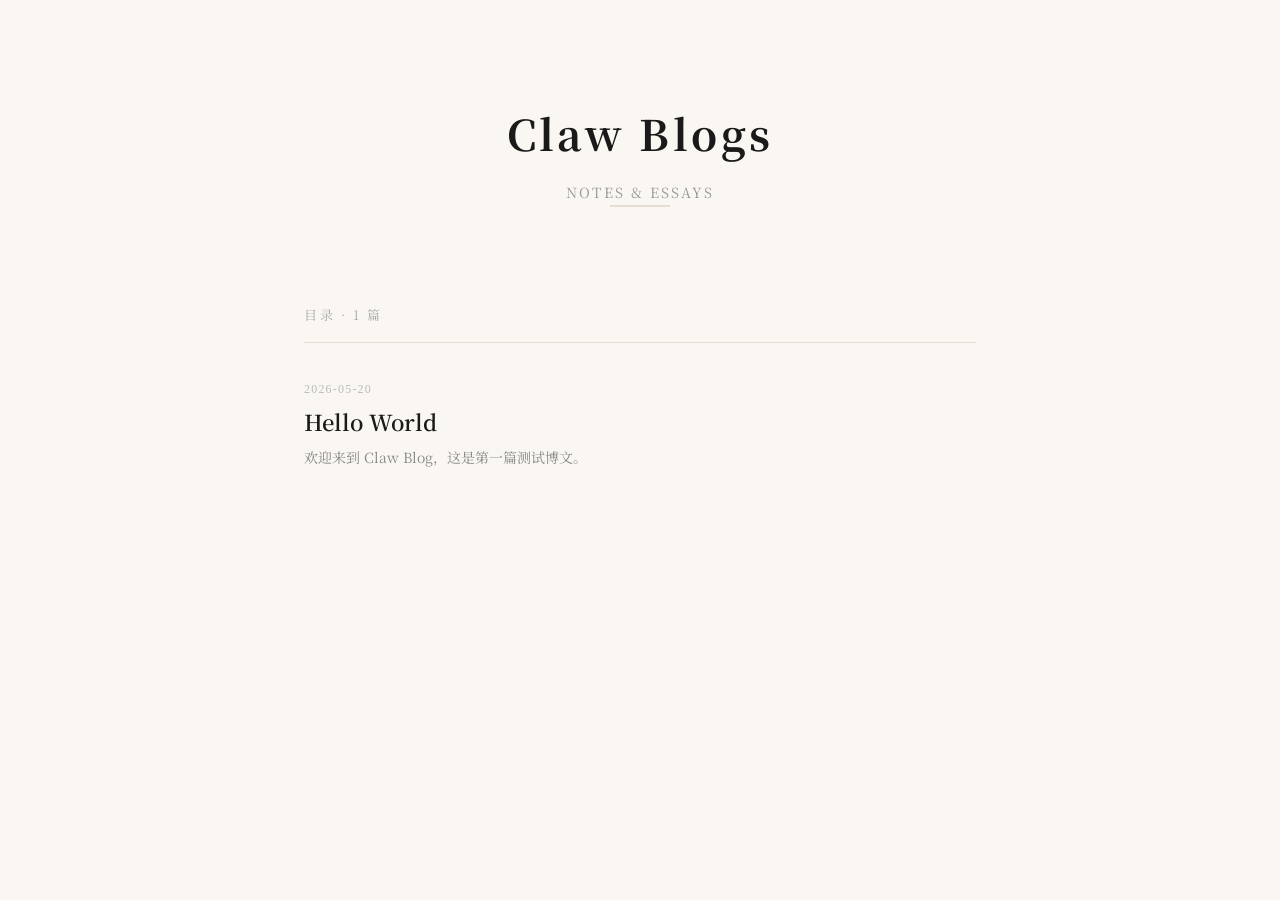
<file: index.html>
<!DOCTYPE html>
<html lang="zh-CN">
<head>
  <meta charset="UTF-8">
  <meta name="viewport" content="width=device-width, initial-scale=1.0">
  <meta name="description" content="Claw Blog - 极简静态博客">
  <title>Claw Blogs</title>
  <link rel="stylesheet" href="css/style.css">
  <link rel="preconnect" href="https://fonts.googleapis.com">
  <link rel="preconnect" href="https://fonts.gstatic.com" crossorigin>
  <link href="https://fonts.googleapis.com/css2?family=Noto+Serif+SC:wght@400;600;700&display=swap" rel="stylesheet">
</head>
<body>
  <div class="home-wrapper">
    <header class="home-header">
      <h1 class="home-title">Claw Blogs</h1>
      <p class="home-subtitle">Notes &amp; Essays</p>
      <div class="home-divider"></div>
    </header>

    <main class="blog-list" id="blog-list">
      <p class="blog-empty">加载中…</p>
    </main>
  </div>

  <script src="js/home.js"></script>
</body>
</html>
</file>
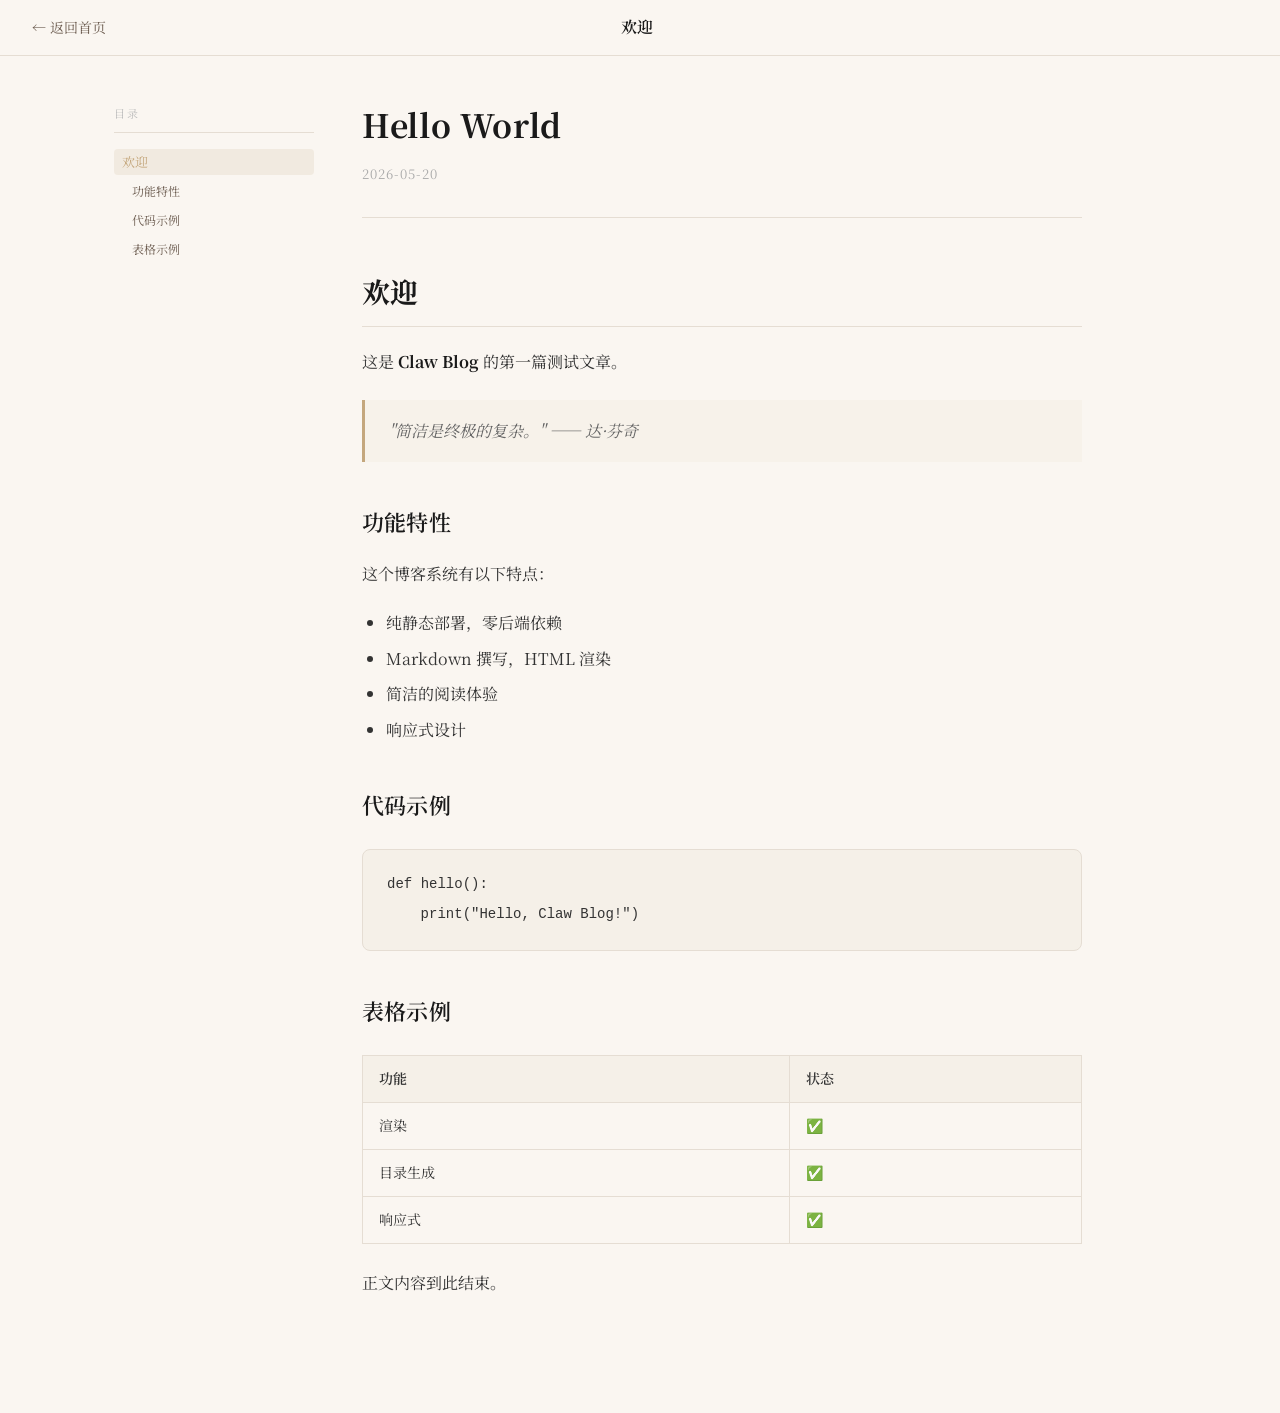
<file: blogs/hello-world.html>
<!DOCTYPE html>
<html lang="zh-CN">
<head>
  <meta charset="UTF-8">
  <meta name="viewport" content="width=device-width, initial-scale=1.0">
  <meta name="description" content="欢迎来到 Claw Blog，这是第一篇测试博文。">
  <title>Hello World - Claw Blogs</title>
  <link rel="stylesheet" href="../css/style.css">
  <link rel="preconnect" href="https://fonts.googleapis.com">
  <link rel="preconnect" href="https://fonts.gstatic.com" crossorigin>
  <link href="https://fonts.googleapis.com/css2?family=Noto+Serif+SC:wght@400;600;700&display=swap" rel="stylesheet">
</head>
<body>

  <!-- 顶部导航栏 -->
  <nav class="article-nav">
    <a class="nav-back" href="../index.html">返回首页</a>
    <span class="nav-title" id="nav-title">Hello World</span>
    <div class="nav-placeholder"></div>
  </nav>

  <!-- 主体：侧边目录 + 正文 -->
  <div class="article-body">

    <!-- 左侧目录 -->
    <aside class="toc-sidebar">
      <div class="toc-title">目录</div>
      <ul class="toc-list" id="toc-list">
        <!-- JS 动态生成 -->
      </ul>
    </aside>

    <!-- 正文 -->
    <article class="article-content">
      <header class="article-header">
        <h1>Hello World</h1>
        <div class="article-meta">2026-05-20</div>
      </header>
      <div class="article-body-text">
        <h1 id="_1">欢迎</h1>
<p>这是 <strong>Claw Blog</strong> 的第一篇测试文章。</p>
<blockquote>
<p>"简洁是终极的复杂。" —— 达·芬奇</p>
</blockquote>
<h2 id="_2">功能特性</h2>
<p>这个博客系统有以下特点：</p>
<ul>
<li>纯静态部署，零后端依赖</li>
<li>Markdown 撰写，HTML 渲染</li>
<li>简洁的阅读体验</li>
<li>响应式设计</li>
</ul>
<h2 id="_3">代码示例</h2>
<div class="codehilite"><pre><span></span><code><span class="k">def</span><span class="w"> </span><span class="nf">hello</span><span class="p">():</span>
    <span class="nb">print</span><span class="p">(</span><span class="s2">&quot;Hello, Claw Blog!&quot;</span><span class="p">)</span>
</code></pre></div>

<h2 id="_4">表格示例</h2>
<table>
<thead>
<tr>
<th>功能</th>
<th>状态</th>
</tr>
</thead>
<tbody>
<tr>
<td>渲染</td>
<td>✅</td>
</tr>
<tr>
<td>目录生成</td>
<td>✅</td>
</tr>
<tr>
<td>响应式</td>
<td>✅</td>
</tr>
</tbody>
</table>
<p>正文内容到此结束。</p>
      </div>
    </article>

  </div>

  <script src="../js/article.js"></script>
</body>
</html>
</file>
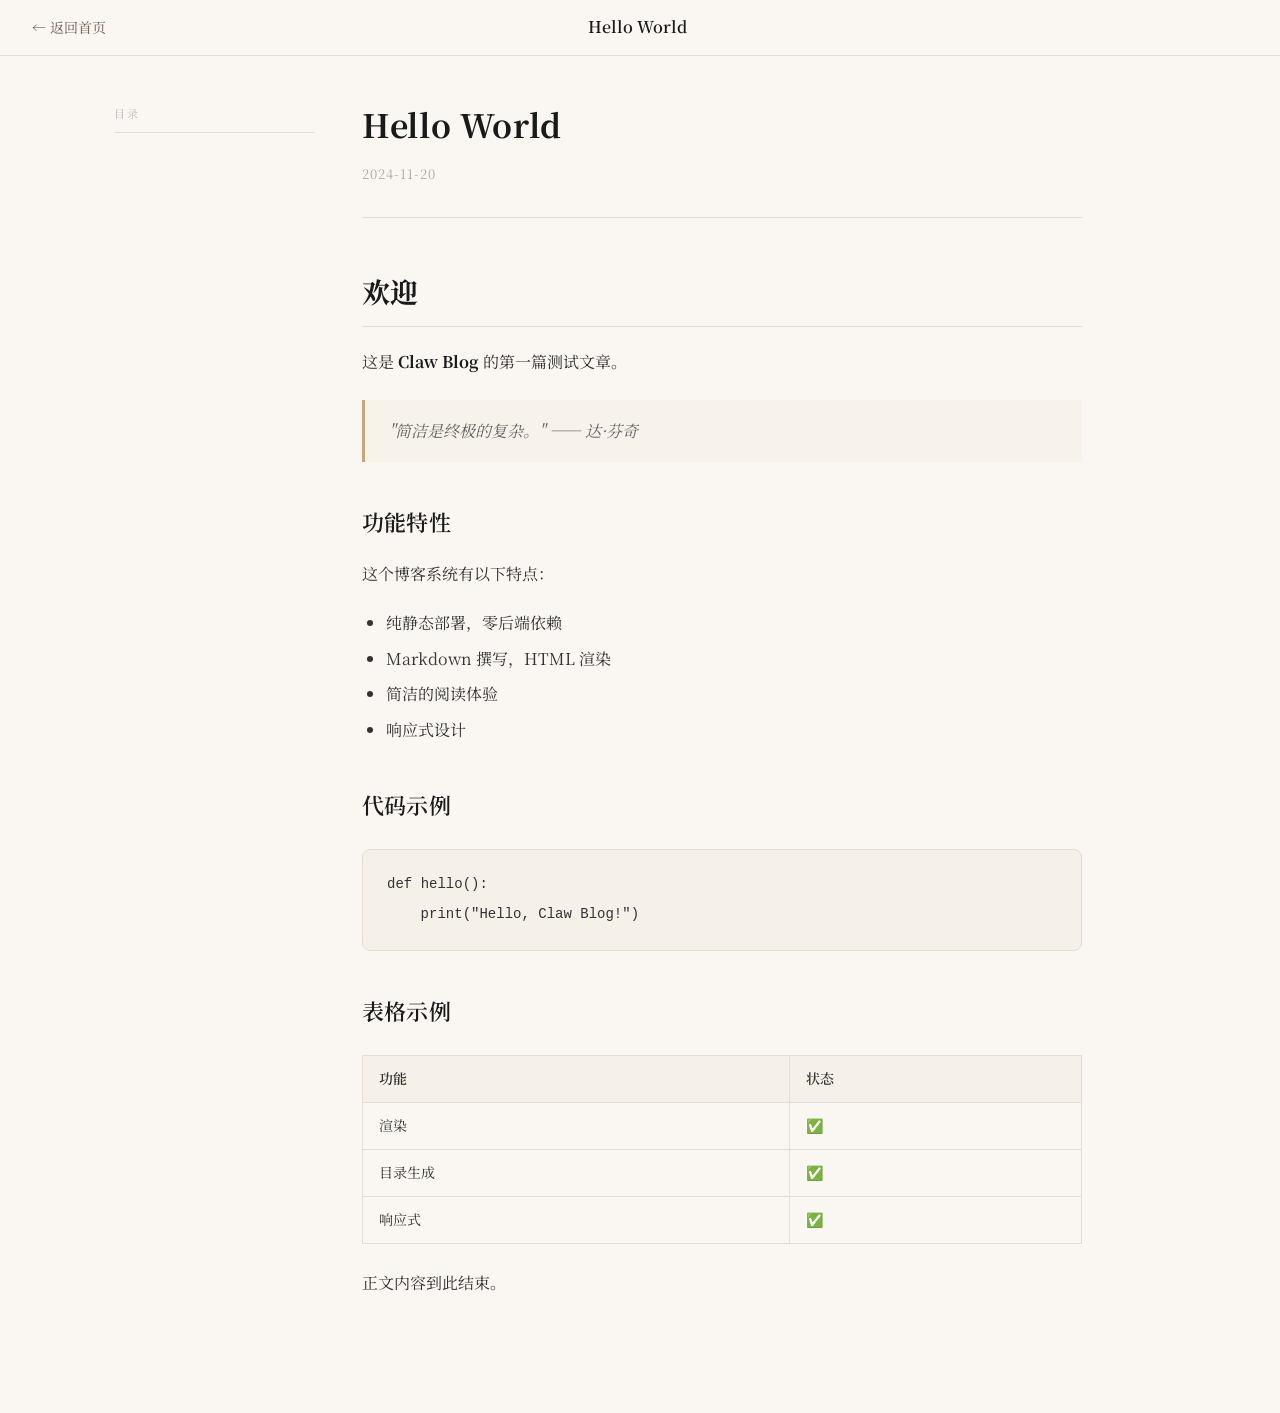
<file: public/blogs/hello-world.html>
<!DOCTYPE html>
<html lang="zh-CN">
<head>
  <meta charset="UTF-8">
  <meta name="viewport" content="width=device-width, initial-scale=1.0">
  <meta name="description" content="欢迎来到 Claw Blog，这是第一篇测试博文。">
  <title>Hello World - Claw Blogs</title>
  <link rel="stylesheet" href="../css/style.css">
  <link rel="preconnect" href="https://fonts.googleapis.com">
  <link rel="preconnect" href="https://fonts.gstatic.com" crossorigin>
  <link href="https://fonts.googleapis.com/css2?family=Noto+Serif+SC:wght@400;600;700&display=swap" rel="stylesheet">
</head>
<body>

  <!-- 顶部导航栏 -->
  <nav class="article-nav">
    <a class="nav-back" href="../index.html">返回首页</a>
    <span class="nav-title" id="nav-title">Hello World</span>
    <div class="nav-placeholder"></div>
  </nav>

  <!-- 主体：侧边目录 + 正文 -->
  <div class="article-body">

    <!-- 左侧目录 -->
    <aside class="toc-sidebar">
      <div class="toc-title">目录</div>
      <ul class="toc-list" id="toc-list">
        <!-- JS 动态生成 -->
      </ul>
    </aside>

    <!-- 正文 -->
    <article class="article-content">
      <header class="article-header">
        <h1>Hello World</h1>
        <div class="article-meta">2024-11-20</div>
      </header>
      <div class="article-body-text">
        <h1 id="_1">欢迎</h1>
<p>这是 <strong>Claw Blog</strong> 的第一篇测试文章。</p>
<blockquote>
<p>"简洁是终极的复杂。" —— 达·芬奇</p>
</blockquote>
<h2 id="_2">功能特性</h2>
<p>这个博客系统有以下特点：</p>
<ul>
<li>纯静态部署，零后端依赖</li>
<li>Markdown 撰写，HTML 渲染</li>
<li>简洁的阅读体验</li>
<li>响应式设计</li>
</ul>
<h2 id="_3">代码示例</h2>
<div class="codehilite"><pre><span></span><code><span class="k">def</span><span class="w"> </span><span class="nf">hello</span><span class="p">():</span>
    <span class="nb">print</span><span class="p">(</span><span class="s2">&quot;Hello, Claw Blog!&quot;</span><span class="p">)</span>
</code></pre></div>

<h2 id="_4">表格示例</h2>
<table>
<thead>
<tr>
<th>功能</th>
<th>状态</th>
</tr>
</thead>
<tbody>
<tr>
<td>渲染</td>
<td>✅</td>
</tr>
<tr>
<td>目录生成</td>
<td>✅</td>
</tr>
<tr>
<td>响应式</td>
<td>✅</td>
</tr>
</tbody>
</table>
<p>正文内容到此结束。</p>
      </div>
    </article>

  </div>

  <script src="../js/article.js"></script>
</body>
</html>
</file>
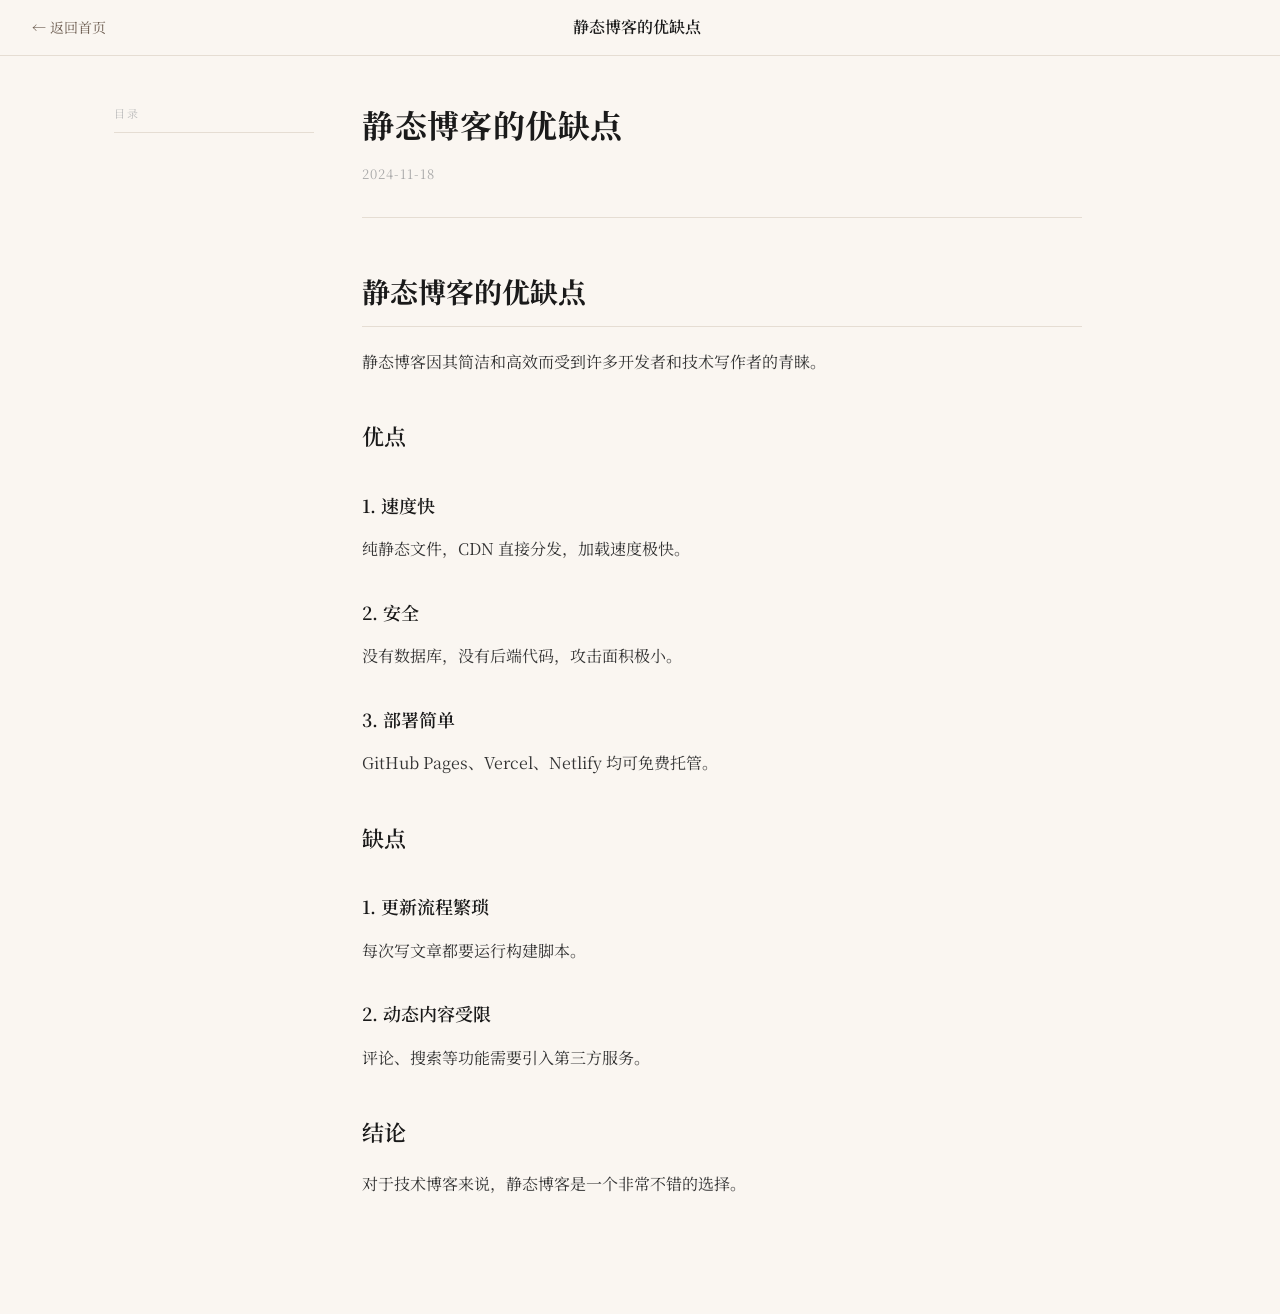
<file: public/blogs/static-site-generator.html>
<!DOCTYPE html>
<html lang="zh-CN">
<head>
  <meta charset="UTF-8">
  <meta name="viewport" content="width=device-width, initial-scale=1.0">
  <meta name="description" content="对比动态博客与静态博客的优劣，探讨为何静态博客越来越受欢迎。">
  <title>静态博客的优缺点 - Claw Blogs</title>
  <link rel="stylesheet" href="../css/style.css">
  <link rel="preconnect" href="https://fonts.googleapis.com">
  <link rel="preconnect" href="https://fonts.gstatic.com" crossorigin>
  <link href="https://fonts.googleapis.com/css2?family=Noto+Serif+SC:wght@400;600;700&display=swap" rel="stylesheet">
</head>
<body>

  <!-- 顶部导航栏 -->
  <nav class="article-nav">
    <a class="nav-back" href="../index.html">返回首页</a>
    <span class="nav-title" id="nav-title">静态博客的优缺点</span>
    <div class="nav-placeholder"></div>
  </nav>

  <!-- 主体：侧边目录 + 正文 -->
  <div class="article-body">

    <!-- 左侧目录 -->
    <aside class="toc-sidebar">
      <div class="toc-title">目录</div>
      <ul class="toc-list" id="toc-list">
        <!-- JS 动态生成 -->
      </ul>
    </aside>

    <!-- 正文 -->
    <article class="article-content">
      <header class="article-header">
        <h1>静态博客的优缺点</h1>
        <div class="article-meta">2024-11-18</div>
      </header>
      <div class="article-body-text">
        <h1 id="_1">静态博客的优缺点</h1>
<p>静态博客因其简洁和高效而受到许多开发者和技术写作者的青睐。</p>
<h2 id="_2">优点</h2>
<h3 id="1">1. 速度快</h3>
<p>纯静态文件，CDN 直接分发，加载速度极快。</p>
<h3 id="2">2. 安全</h3>
<p>没有数据库，没有后端代码，攻击面积极小。</p>
<h3 id="3">3. 部署简单</h3>
<p>GitHub Pages、Vercel、Netlify 均可免费托管。</p>
<h2 id="_3">缺点</h2>
<h3 id="1_1">1. 更新流程繁琐</h3>
<p>每次写文章都要运行构建脚本。</p>
<h3 id="2_1">2. 动态内容受限</h3>
<p>评论、搜索等功能需要引入第三方服务。</p>
<h2 id="_4">结论</h2>
<p>对于技术博客来说，静态博客是一个非常不错的选择。</p>
      </div>
    </article>

  </div>

  <script src="../js/article.js"></script>
</body>
</html>
</file>
<file: css/style.css>
/* ============================================
   Claw Blog - 静态博客样式表
   设计: 淡米黄背景 + 深灰衬线字体
   ============================================ */

/* ---------- 字体 & 基础重置 ---------- */
* {
  margin: 0;
  padding: 0;
  box-sizing: border-box;
}

html {
  scroll-behavior: smooth;
}

body {
  background-color: #FAF6F1;
  color: #333333;
  font-family: "Noto Serif SC", "Source Han Serif CN", "Source Han Serif", Georgia, "Times New Roman", serif;
  font-size: 16px;
  line-height: 1.8;
  -webkit-font-smoothing: antialiased;
}

/* ---------- 颜色变量 ---------- */
:root {
  --bg:          #FAF6F1;
  --text:        #333333;
  --title:       #1A1A1A;
  --link:        #6B5B4F;
  --border:      #E5DDD3;
  --hover:       #C4A77D;
  --code-bg:     #F5F0E8;
  --card-bg:     #FFFFFF;
  --nav-height:  56px;
}

/* ---------- 链接 ---------- */
a {
  color: var(--link);
  text-decoration: none;
  border-bottom: 1px solid transparent;
  transition: color 0.2s, border-color 0.2s;
}

a:hover {
  color: var(--hover);
  border-bottom-color: var(--hover);
}

/* ---------- 滚动条 ---------- */
::-webkit-scrollbar {
  width: 6px;
}
::-webkit-scrollbar-track {
  background: var(--bg);
}
::-webkit-scrollbar-thumb {
  background: var(--border);
  border-radius: 3px;
}
::-webkit-scrollbar-thumb:hover {
  background: var(--hover);
}

/* ============================================
   主页 (index.html)
   ============================================ */

.home-wrapper {
  min-height: 100vh;
  display: flex;
  flex-direction: column;
  align-items: center;
  padding-bottom: 80px;
}

.home-header {
  padding-top: 96px;
  padding-bottom: 48px;
  text-align: center;
}

.home-title {
  font-size: 42px;
  font-weight: 700;
  color: var(--title);
  letter-spacing: 0.08em;
  margin-bottom: 8px;
}

.home-subtitle {
  font-size: 14px;
  color: #999;
  letter-spacing: 0.15em;
  text-transform: uppercase;
}

.home-divider {
  width: 60px;
  height: 2px;
  background: var(--border);
  margin: 0 auto 48px;
}

/* ---------- 博客目录 ---------- */
.blog-list {
  width: 100%;
  max-width: 720px;
  padding: 0 24px;
}

.blog-list-header {
  font-size: 13px;
  letter-spacing: 0.2em;
  text-transform: uppercase;
  color: #AAA;
  padding-bottom: 16px;
  border-bottom: 1px solid var(--border);
  margin-bottom: 8px;
}

.blog-item {
  display: block;
  padding: 28px 0;
  border-bottom: 1px solid var(--border);
  cursor: pointer;
  transition: background 0.15s;
}

.blog-item:last-child {
  border-bottom: none;
}

.blog-item:hover .blog-item-title {
  color: var(--hover);
}

.blog-item-date {
  font-size: 12px;
  color: #BBB;
  letter-spacing: 0.1em;
  margin-bottom: 6px;
  font-family: Georgia, serif;
}

.blog-item-title {
  font-size: 22px;
  font-weight: 600;
  color: var(--title);
  margin-bottom: 8px;
  transition: color 0.2s;
  line-height: 1.4;
}

.blog-item-desc {
  font-size: 14px;
  color: #888;
  line-height: 1.6;
}

.blog-empty {
  text-align: center;
  padding: 64px 0;
  color: #CCC;
  font-size: 15px;
}

/* ============================================
   博文页 (article.html)
   ============================================ */

/* ---------- 顶部导航栏 ---------- */
.article-nav {
  position: sticky;
  top: 0;
  z-index: 100;
  height: var(--nav-height);
  background: rgba(250, 246, 241, 0.95);
  backdrop-filter: blur(8px);
  border-bottom: 1px solid var(--border);
  display: flex;
  align-items: center;
  padding: 0 32px;
  gap: 16px;
}

.nav-back {
  font-size: 14px;
  color: var(--link);
  white-space: nowrap;
  border-bottom: none;
  flex-shrink: 0;
}

.nav-back:hover {
  color: var(--hover);
  border-bottom: none;
}

.nav-back::before {
  content: "←";
  margin-right: 4px;
}

.nav-title {
  flex: 1;
  text-align: center;
  font-size: 16px;
  font-weight: 600;
  color: var(--title);
  overflow: hidden;
  text-overflow: ellipsis;
  white-space: nowrap;
  padding: 0 16px;
}

.nav-placeholder {
  width: 80px;
  flex-shrink: 0;
}

/* ---------- 主体布局: 侧边目录 + 正文 ---------- */
.article-body {
  display: flex;
  max-width: 1100px;
  margin: 0 auto;
  padding: 48px 24px 96px;
  gap: 48px;
}

/* ---------- 侧边目录 ---------- */
.toc-sidebar {
  width: 200px;
  flex-shrink: 0;
  position: sticky;
  top: calc(var(--nav-height) + 32px);
  align-self: flex-start;
  max-height: calc(100vh - var(--nav-height) - 64px);
  overflow-y: auto;
}

.toc-title {
  font-size: 11px;
  letter-spacing: 0.2em;
  text-transform: uppercase;
  color: #BBB;
  margin-bottom: 16px;
  padding-bottom: 8px;
  border-bottom: 1px solid var(--border);
}

.toc-list {
  list-style: none;
}

.toc-item {
  margin-bottom: 4px;
}

.toc-link {
  display: block;
  font-size: 13px;
  color: var(--link);
  padding: 4px 8px;
  border-radius: 4px;
  border-bottom: none;
  line-height: 1.4;
  transition: background 0.15s, color 0.15s;
}

.toc-link:hover {
  background: rgba(196, 167, 125, 0.1);
  color: var(--title);
  border-bottom: none;
}

.toc-link.active {
  background: rgba(196, 167, 125, 0.15);
  color: var(--hover);
}

.toc-link.level-2 {
  padding-left: 18px;
  font-size: 12px;
}

.toc-link.level-3 {
  padding-left: 28px;
  font-size: 12px;
}

/* ---------- 正文区域 ---------- */
.article-content {
  flex: 1;
  max-width: 720px;
}

/* ---------- 文章元数据头部 ---------- */
.article-header {
  margin-bottom: 48px;
  padding-bottom: 32px;
  border-bottom: 1px solid var(--border);
}

.article-header h1 {
  font-size: 32px;
  font-weight: 700;
  color: var(--title);
  line-height: 1.3;
  margin-bottom: 16px;
  letter-spacing: 0.02em;
}

.article-meta {
  font-size: 13px;
  color: #AAA;
  letter-spacing: 0.08em;
}

/* ---------- 文章正文排版 ---------- */
.article-body-text {
  font-size: 16px;
  line-height: 1.85;
  color: var(--text);
}

.article-body-text h1 {
  font-size: 28px;
  font-weight: 700;
  color: var(--title);
  margin: 48px 0 20px;
  padding-bottom: 8px;
  border-bottom: 1px solid var(--border);
}

.article-body-text h2 {
  font-size: 22px;
  font-weight: 600;
  color: var(--title);
  margin: 40px 0 16px;
  letter-spacing: 0.01em;
}

.article-body-text h3 {
  font-size: 18px;
  font-weight: 600;
  color: var(--title);
  margin: 32px 0 12px;
}

.article-body-text h4 {
  font-size: 16px;
  font-weight: 600;
  color: var(--title);
  margin: 24px 0 8px;
}

.article-body-text p {
  margin-bottom: 20px;
}

.article-body-text ul,
.article-body-text ol {
  margin: 0 0 20px 24px;
}

.article-body-text li {
  margin-bottom: 6px;
}

.article-body-text blockquote {
  margin: 24px 0;
  padding: 16px 24px;
  border-left: 3px solid var(--hover);
  background: rgba(196, 167, 125, 0.06);
  color: #666;
  font-style: italic;
}

.article-body-text blockquote p {
  margin-bottom: 0;
}

.article-body-text code {
  font-family: "JetBrains Mono", "Fira Code", Consolas, monospace;
  font-size: 14px;
  background: var(--code-bg);
  padding: 2px 6px;
  border-radius: 4px;
  color: #5A4A3A;
}

.article-body-text pre {
  background: var(--code-bg);
  padding: 20px 24px;
  border-radius: 8px;
  overflow-x: auto;
  margin: 24px 0;
  border: 1px solid var(--border);
}

.article-body-text pre code {
  background: none;
  padding: 0;
  color: var(--text);
  font-size: 14px;
  line-height: 1.7;
}

.article-body-text a {
  color: var(--link);
  border-bottom: 1px solid var(--border);
}

.article-body-text a:hover {
  color: var(--hover);
  border-bottom-color: var(--hover);
}

.article-body-text hr {
  border: none;
  border-top: 1px solid var(--border);
  margin: 40px 0;
}

.article-body-text img {
  max-width: 100%;
  border-radius: 8px;
  margin: 24px 0;
}

.article-body-text table {
  width: 100%;
  border-collapse: collapse;
  margin: 24px 0;
  font-size: 14px;
}

.article-body-text th,
.article-body-text td {
  padding: 10px 16px;
  border: 1px solid var(--border);
  text-align: left;
}

.article-body-text th {
  background: var(--code-bg);
  font-weight: 600;
}

.article-body-text strong {
  font-weight: 700;
  color: var(--title);
}

/* ============================================
   响应式
   ============================================ */

@media (max-width: 900px) {
  .article-body {
    flex-direction: column;
  }

  .toc-sidebar {
    width: 100%;
    position: static;
    max-height: none;
    border-bottom: 1px solid var(--border);
    padding-bottom: 24px;
    margin-bottom: 8px;
  }

  .toc-list {
    display: flex;
    flex-wrap: wrap;
    gap: 8px;
  }

  .toc-item {
    margin-bottom: 0;
  }

  .toc-link {
    display: inline-block;
    padding: 3px 10px;
  }

  .toc-link.level-2,
  .toc-link.level-3 {
    padding-left: 10px;
  }

  .article-content {
    max-width: 100%;
  }
}

@media (max-width: 600px) {
  .home-header {
    padding-top: 64px;
    padding-bottom: 32px;
  }

  .home-title {
    font-size: 32px;
  }

  .nav-title {
    font-size: 14px;
  }

  .article-header h1 {
    font-size: 26px;
  }
}
</file>
<file: public/css/style.css>
/* ============================================
   Claw Blog - 静态博客样式表
   设计: 淡米黄背景 + 深灰衬线字体
   ============================================ */

/* ---------- 字体 & 基础重置 ---------- */
* {
  margin: 0;
  padding: 0;
  box-sizing: border-box;
}

html {
  scroll-behavior: smooth;
}

body {
  background-color: #FAF6F1;
  color: #333333;
  font-family: "Noto Serif SC", "Source Han Serif CN", "Source Han Serif", Georgia, "Times New Roman", serif;
  font-size: 16px;
  line-height: 1.8;
  -webkit-font-smoothing: antialiased;
}

/* ---------- 颜色变量 ---------- */
:root {
  --bg:          #FAF6F1;
  --text:        #333333;
  --title:       #1A1A1A;
  --link:        #6B5B4F;
  --border:      #E5DDD3;
  --hover:       #C4A77D;
  --code-bg:     #F5F0E8;
  --card-bg:     #FFFFFF;
  --nav-height:  56px;
}

/* ---------- 链接 ---------- */
a {
  color: var(--link);
  text-decoration: none;
  border-bottom: 1px solid transparent;
  transition: color 0.2s, border-color 0.2s;
}

a:hover {
  color: var(--hover);
  border-bottom-color: var(--hover);
}

/* ---------- 滚动条 ---------- */
::-webkit-scrollbar {
  width: 6px;
}
::-webkit-scrollbar-track {
  background: var(--bg);
}
::-webkit-scrollbar-thumb {
  background: var(--border);
  border-radius: 3px;
}
::-webkit-scrollbar-thumb:hover {
  background: var(--hover);
}

/* ============================================
   主页 (index.html)
   ============================================ */

.home-wrapper {
  min-height: 100vh;
  display: flex;
  flex-direction: column;
  align-items: center;
  padding-bottom: 80px;
}

.home-header {
  padding-top: 96px;
  padding-bottom: 48px;
  text-align: center;
}

.home-title {
  font-size: 42px;
  font-weight: 700;
  color: var(--title);
  letter-spacing: 0.08em;
  margin-bottom: 8px;
}

.home-subtitle {
  font-size: 14px;
  color: #999;
  letter-spacing: 0.15em;
  text-transform: uppercase;
}

.home-divider {
  width: 60px;
  height: 2px;
  background: var(--border);
  margin: 0 auto 48px;
}

/* ---------- 博客目录 ---------- */
.blog-list {
  width: 100%;
  max-width: 720px;
  padding: 0 24px;
}

.blog-list-header {
  font-size: 13px;
  letter-spacing: 0.2em;
  text-transform: uppercase;
  color: #AAA;
  padding-bottom: 16px;
  border-bottom: 1px solid var(--border);
  margin-bottom: 8px;
}

.blog-item {
  display: block;
  padding: 28px 0;
  border-bottom: 1px solid var(--border);
  cursor: pointer;
  transition: background 0.15s;
}

.blog-item:last-child {
  border-bottom: none;
}

.blog-item:hover .blog-item-title {
  color: var(--hover);
}

.blog-item-date {
  font-size: 12px;
  color: #BBB;
  letter-spacing: 0.1em;
  margin-bottom: 6px;
  font-family: Georgia, serif;
}

.blog-item-title {
  font-size: 22px;
  font-weight: 600;
  color: var(--title);
  margin-bottom: 8px;
  transition: color 0.2s;
  line-height: 1.4;
}

.blog-item-desc {
  font-size: 14px;
  color: #888;
  line-height: 1.6;
}

.blog-empty {
  text-align: center;
  padding: 64px 0;
  color: #CCC;
  font-size: 15px;
}

/* ============================================
   博文页 (article.html)
   ============================================ */

/* ---------- 顶部导航栏 ---------- */
.article-nav {
  position: sticky;
  top: 0;
  z-index: 100;
  height: var(--nav-height);
  background: rgba(250, 246, 241, 0.95);
  backdrop-filter: blur(8px);
  border-bottom: 1px solid var(--border);
  display: flex;
  align-items: center;
  padding: 0 32px;
  gap: 16px;
}

.nav-back {
  font-size: 14px;
  color: var(--link);
  white-space: nowrap;
  border-bottom: none;
  flex-shrink: 0;
}

.nav-back:hover {
  color: var(--hover);
  border-bottom: none;
}

.nav-back::before {
  content: "←";
  margin-right: 4px;
}

.nav-title {
  flex: 1;
  text-align: center;
  font-size: 16px;
  font-weight: 600;
  color: var(--title);
  overflow: hidden;
  text-overflow: ellipsis;
  white-space: nowrap;
  padding: 0 16px;
}

.nav-placeholder {
  width: 80px;
  flex-shrink: 0;
}

/* ---------- 主体布局: 侧边目录 + 正文 ---------- */
.article-body {
  display: flex;
  max-width: 1100px;
  margin: 0 auto;
  padding: 48px 24px 96px;
  gap: 48px;
}

/* ---------- 侧边目录 ---------- */
.toc-sidebar {
  width: 200px;
  flex-shrink: 0;
  position: sticky;
  top: calc(var(--nav-height) + 32px);
  align-self: flex-start;
  max-height: calc(100vh - var(--nav-height) - 64px);
  overflow-y: auto;
}

.toc-title {
  font-size: 11px;
  letter-spacing: 0.2em;
  text-transform: uppercase;
  color: #BBB;
  margin-bottom: 16px;
  padding-bottom: 8px;
  border-bottom: 1px solid var(--border);
}

.toc-list {
  list-style: none;
}

.toc-item {
  margin-bottom: 4px;
}

.toc-link {
  display: block;
  font-size: 13px;
  color: var(--link);
  padding: 4px 8px;
  border-radius: 4px;
  border-bottom: none;
  line-height: 1.4;
  transition: background 0.15s, color 0.15s;
}

.toc-link:hover {
  background: rgba(196, 167, 125, 0.1);
  color: var(--title);
  border-bottom: none;
}

.toc-link.active {
  background: rgba(196, 167, 125, 0.15);
  color: var(--hover);
}

.toc-link.level-2 {
  padding-left: 18px;
  font-size: 12px;
}

.toc-link.level-3 {
  padding-left: 28px;
  font-size: 12px;
}

/* ---------- 正文区域 ---------- */
.article-content {
  flex: 1;
  max-width: 720px;
}

/* ---------- 文章元数据头部 ---------- */
.article-header {
  margin-bottom: 48px;
  padding-bottom: 32px;
  border-bottom: 1px solid var(--border);
}

.article-header h1 {
  font-size: 32px;
  font-weight: 700;
  color: var(--title);
  line-height: 1.3;
  margin-bottom: 16px;
  letter-spacing: 0.02em;
}

.article-meta {
  font-size: 13px;
  color: #AAA;
  letter-spacing: 0.08em;
}

/* ---------- 文章正文排版 ---------- */
.article-body-text {
  font-size: 16px;
  line-height: 1.85;
  color: var(--text);
}

.article-body-text h1 {
  font-size: 28px;
  font-weight: 700;
  color: var(--title);
  margin: 48px 0 20px;
  padding-bottom: 8px;
  border-bottom: 1px solid var(--border);
}

.article-body-text h2 {
  font-size: 22px;
  font-weight: 600;
  color: var(--title);
  margin: 40px 0 16px;
  letter-spacing: 0.01em;
}

.article-body-text h3 {
  font-size: 18px;
  font-weight: 600;
  color: var(--title);
  margin: 32px 0 12px;
}

.article-body-text h4 {
  font-size: 16px;
  font-weight: 600;
  color: var(--title);
  margin: 24px 0 8px;
}

.article-body-text p {
  margin-bottom: 20px;
}

.article-body-text ul,
.article-body-text ol {
  margin: 0 0 20px 24px;
}

.article-body-text li {
  margin-bottom: 6px;
}

.article-body-text blockquote {
  margin: 24px 0;
  padding: 16px 24px;
  border-left: 3px solid var(--hover);
  background: rgba(196, 167, 125, 0.06);
  color: #666;
  font-style: italic;
}

.article-body-text blockquote p {
  margin-bottom: 0;
}

.article-body-text code {
  font-family: "JetBrains Mono", "Fira Code", Consolas, monospace;
  font-size: 14px;
  background: var(--code-bg);
  padding: 2px 6px;
  border-radius: 4px;
  color: #5A4A3A;
}

.article-body-text pre {
  background: var(--code-bg);
  padding: 20px 24px;
  border-radius: 8px;
  overflow-x: auto;
  margin: 24px 0;
  border: 1px solid var(--border);
}

.article-body-text pre code {
  background: none;
  padding: 0;
  color: var(--text);
  font-size: 14px;
  line-height: 1.7;
}

.article-body-text a {
  color: var(--link);
  border-bottom: 1px solid var(--border);
}

.article-body-text a:hover {
  color: var(--hover);
  border-bottom-color: var(--hover);
}

.article-body-text hr {
  border: none;
  border-top: 1px solid var(--border);
  margin: 40px 0;
}

.article-body-text img {
  max-width: 100%;
  border-radius: 8px;
  margin: 24px 0;
}

.article-body-text table {
  width: 100%;
  border-collapse: collapse;
  margin: 24px 0;
  font-size: 14px;
}

.article-body-text th,
.article-body-text td {
  padding: 10px 16px;
  border: 1px solid var(--border);
  text-align: left;
}

.article-body-text th {
  background: var(--code-bg);
  font-weight: 600;
}

.article-body-text strong {
  font-weight: 700;
  color: var(--title);
}

/* ============================================
   响应式
   ============================================ */

@media (max-width: 900px) {
  .article-body {
    flex-direction: column;
  }

  .toc-sidebar {
    width: 100%;
    position: static;
    max-height: none;
    border-bottom: 1px solid var(--border);
    padding-bottom: 24px;
    margin-bottom: 8px;
  }

  .toc-list {
    display: flex;
    flex-wrap: wrap;
    gap: 8px;
  }

  .toc-item {
    margin-bottom: 0;
  }

  .toc-link {
    display: inline-block;
    padding: 3px 10px;
  }

  .toc-link.level-2,
  .toc-link.level-3 {
    padding-left: 10px;
  }

  .article-content {
    max-width: 100%;
  }
}

@media (max-width: 600px) {
  .home-header {
    padding-top: 64px;
    padding-bottom: 32px;
  }

  .home-title {
    font-size: 32px;
  }

  .nav-title {
    font-size: 14px;
  }

  .article-header h1 {
    font-size: 26px;
  }
}
</file>
